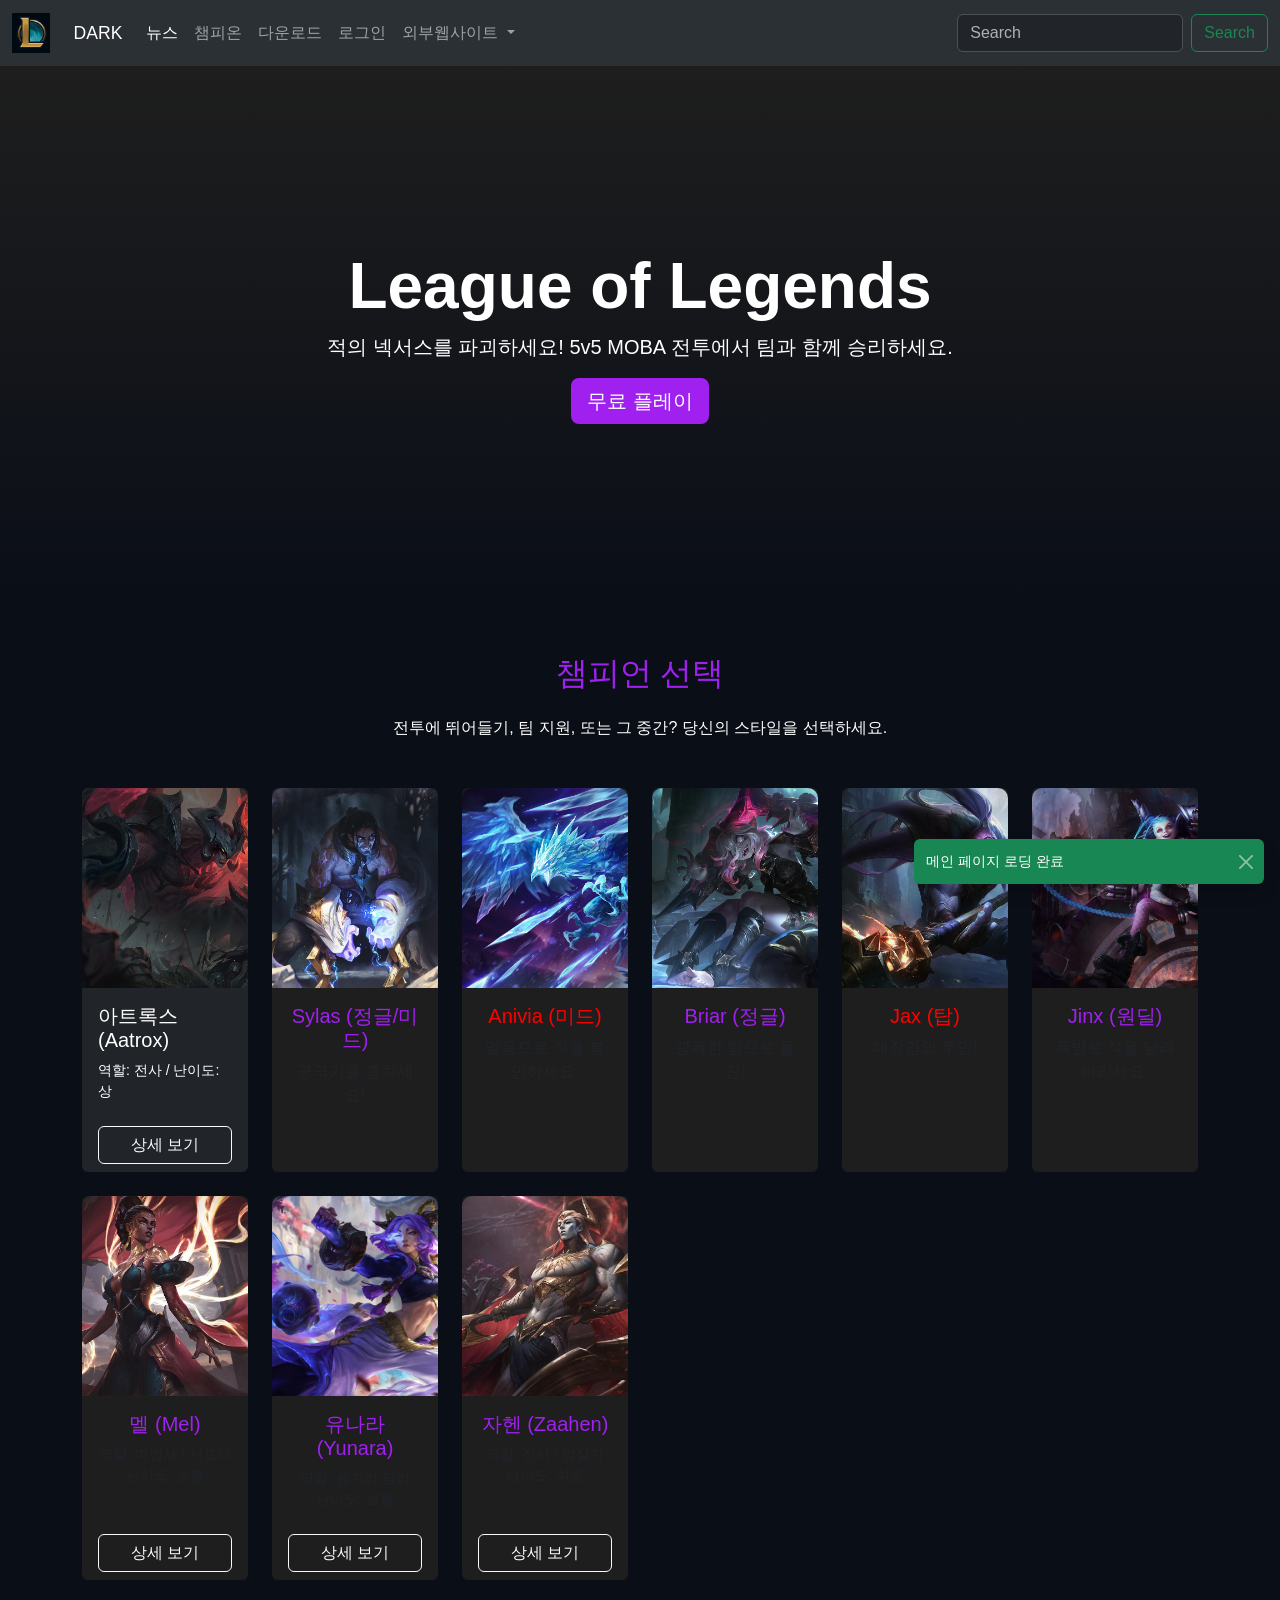
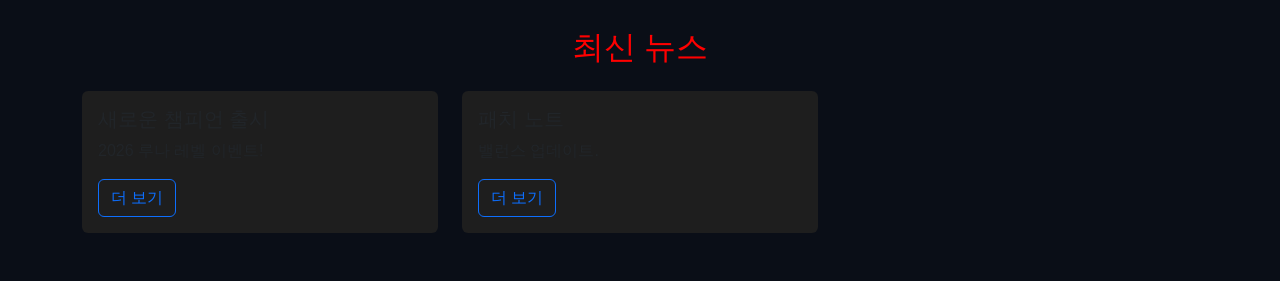
<file: src/main/resources/META-INF/resources/index.html>
<!DOCTYPE html>
<html lang="ko">
<head>
    <meta charset="UTF-8">
    <meta name="viewport" content="width=device-width, initial-scale=1.0">
    <title>League of Legends - 메인 페이지</title>
    <!-- Bootstrap 5 CDN -->
    <link href="https://cdn.jsdelivr.net/npm/bootstrap@5.3.0/dist/css/bootstrap.min.css" rel="stylesheet">
    <script src="js/bootstrap.bundle.min.js"></script>
    <script src="js/test.js"></script>
    <script src="js/test2.js"></script>
     <script src="js/toggle.js"></script>


     <link rel="stylesheet" href="css/main.css">

    <script>
        window.onload = function() {
        showToast('메인 페이지 로딩 완료');
        }
    </script>


    <!-- 커스텀 스타일 (LOL 테마 + 챔피언 호버 효과) -->
     <link rel="stylesheet" href="css/main.css">
    
</head>
<body>
    <!-- 헤더 (Navbar)
    <nav class="navbar navbar-expand-lg navbar-dark">
        <div class="container-fluid">
            <a class="navbar-brand" href="index.html">League of Legends</a>
            <button class="navbar-toggler" type="button" data-bs-toggle="collapse" data-bs-target="#navbarNav" aria-controls="navbarNav" aria-expanded="false" aria-label="Toggle navigation">
                <span class="navbar-toggler-icon"></span>
            </button>
            <div class="collapse navbar-collapse" id="navbarNav">
                <ul class="navbar-nav ms-auto">
                    <li class="nav-item"><a class="nav-link" href="#">뉴스</a></li>
                    <li class="nav-item"><a class="nav-link" href="#">챔피언</a></li>
                    <li class="nav-item"><a class="nav-link" href="#">다운로드</a></li>
                    <li class="nav-item"><a class="nav-link" href="#">로그인</a></li>
                    <li class="nav-item"><a class="nav-link" href="https://lol.ps/"target="_blank">외부웹사이트</a></li>
                </ul>
            </div>
        </div>
    </nav> -->

    
<nav class="navbar navbar-expand-lg bg-body-tertiary" data-bs-theme="dark">
  <div class="container-fluid">

    <a class="navbar-brand d-flex align-items-center" href="index.html">
      <img src="images/lol_logo.jpg" alt="League of Legends 로고" class="lol-logo">
    </a>

    <button type="button" class="btn border-0 theme-toggle-btn" id="themeToggleBtn">
      DARK
    </button>


</button>
  <button class="navbar-toggler" type="button" data-bs-toggle="collapse" data-bs-target="#navbarSupportedContent" aria-controls="navbarSupportedContent" aria-expanded="false" aria-label="Toggle navigation">
    <span class="navbar-toggler-icon"></span>
  </button>
  <div class="collapse navbar-collapse" id="navbarSupportedContent">
    <ul class="navbar-nav me-auto mb-2 mb-lg-0">
      <li class="nav-item">
        <a class="nav-link active" aria-current="page" href="#">뉴스</a>
      </li>
      <li class="nav-item">
        <a class="nav-link" href="#">챔피온</a>
      </li>
       <li class="nav-item">
        <a class="nav-link" href="main_page_sub/download.html">다운로드</a>
      </li>
       <li class="nav-item">
        <a class="nav-link" href="/login">로그인</a>
      </li>
      <li class="nav-item dropdown">
        <a class="nav-link dropdown-toggle" href="#" role="button" data-bs-toggle="dropdown" aria-expanded="false">
          외부웹사이트
        </a>
        <ul class="dropdown-menu">
          <li><a class="dropdown-item" href="https://lol.ps/"target="_blank">롤전적</a></li>
          <li><a class="dropdown-item" href="#">불법사이트</a></li>
          <li><hr class="dropdown-divider"></li>
          <li><a class="dropdown-item" href="#">외부웹</a></li>
        </ul>
      </li>
    </ul>
    <!-- <form class="d-flex" id="searchForm">
      <input class="form-control me-2" type="search" placeholder="Search" aria-label="Search" id="searchInput" />
      <button class="btn btn-outline-success" type="submit">Search</button>
    </form> -->


        <form class="d-flex" id="searchForm">
          <input class="form-control me-2" type="search" placeholder="Search" aria-label="Search" id="searchInput" />
          <button class="btn btn-outline-success" type="submit">Search</button>
        </form>
  </div>
</div>
</nav>

    <!-- 히어로 배너 (Hero Banner) -->
    <section class="hero d-flex align-items-center justify-content-center text-center py-5">
        <div class="container">
            <h1 class="display-3 fw-bold">League of Legends</h1>
            <p class="lead">적의 넥서스를 파괴하세요! 5v5 MOBA 전투에서 팀과 함께 승리하세요.</p>
            <a href="#" class="btn btn-primary btn-lg" onclick="showToast('즐거운 플레이 되세요')">무료 플레이</a>
        </div>
    </section>

<!-- 챔피언 선택 섹션 (작은 썸네일 PNG로 업데이트!) -->
    <section class="container my-5">
        <h2 class="text-center mb-4 accent-purple">챔피언 선택</h2>
        <p class="text-center mb-5">전투에 뛰어들기, 팀 지원, 또는 그 중간? 당신의 스타일을 선택하세요.</p>
            <div class="row g-4">
            <!-- <div class="row row-cols-auto g-4"></div> -->
            <!-- Aatrox -->
            <!-- <div class="col-md-6 col-lg-4 col-xl-2">
                <div class="card text-center h-100">
                    <img src= "images/Aa1.jpg" class="card-img-top" alt="Aatrox" loading="lazy">
                    <div class="card-body">
                        <h5 class="card-title accent-red">Aatrox (탑)</h5>
                        <p class="card-text">어둠의 검으로 적을 베세요.</p>
                    </div>
                </div>
            </div> -->
            <div class="col">
                <div class="card bg-dark text-white border-secondary h-100">
                <img src="images/Aa1.jpg" class="card-img-top" alt="아트록스">
                <div class="card-body">
                <h5 class="card-title">아트록스 (Aatrox)</h5>
                <p class="card-text small">역할: 전사 / 난이도: 상</p>
                </div>
                <div class="card-footer bg-transparent border-0">
                <button class="btn btn-outline-light w-100"
                data-bs-toggle="modal"
                data-bs-target="#modalAatrox"
                data-champ="Aatrox">
                상세 보기
                </button>
                </div>
                </div>
            </div>
            <!-- Sylas -->
            <div class="col-md-6 col-lg-4 col-xl-2">
                <div class="card text-center h-100">
                    <img src="images/s1.jpg" class="card-img-top" alt="Sylas" loading="lazy">
                    <div class="card-body">
                        <h5 class="card-title accent-purple">Sylas (정글/미드)</h5>
                        <p class="card-text">궁극기를 훔치세요!</p>
                    </div>
                </div>
            </div>
            <!-- Anivia -->
            <div class="col-md-6 col-lg-4 col-xl-2">
                <div class="card text-center h-100">
                    <img src="images/An1.jpg" class="card-img-top" alt="Anivia" loading="lazy">
                    <div class="card-body">
                        <h5 class="card-title accent-red">Anivia (미드)</h5>
                        <p class="card-text">얼음으로 적을 봉인하세요.</p>
                    </div>
                </div>
            </div>
            <!-- Briar -->
            <div class="col-md-6 col-lg-4 col-xl-2">
                <div class="card text-center h-100">
                    <img src="images/b1.jpg" class="card-img-top" alt="Briar" loading="lazy">
                    <div class="card-body">
                        <h5 class="card-title accent-purple">Briar (정글)</h5>
                        <p class="card-text">광폭한 힘으로 돌진!</p>
                    </div>
                </div>
            </div>
            <!-- Jax -->
            <div class="col-md-6 col-lg-4 col-xl-2">
                <div class="card text-center h-100">
                    <img src="images/Jax1.jpg" class="card-img-top" alt="Jax" loading="lazy">
                    <div class="card-body">
                        <h5 class="card-title accent-red">Jax (탑)</h5>
                        <p class="card-text">대장간의 주인!</p>
                    </div>
                </div>
            </div>
            <!-- Jinx -->
            <div class="col-md-6 col-lg-4 col-xl-2">
                <div class="card text-center h-100">
                    <img src="images/Jinx1.jpg" class="card-img-top" alt="Jinx" loading="lazy">
                    <div class="card-body">
                        <h5 class="card-title accent-purple">Jinx (원딜)</h5>
                        <p class="card-text">폭발로 적을 날려버리세요.</p>
                    </div>
                </div>
            </div>
                    <!-- Mel -->
                    <div class="col-md-6 col-lg-4 col-xl-2">
                    <div class="card text-center h-100">
                        <img src="images/mel.jpg" class="card-img-top" alt="Mel" loading="lazy">
                        <div class="card-body">
                        <h5 class="card-title accent-purple">멜 (Mel)</h5>
                        <p class="card-text small">역할: 마법사 / 서포터<br>난이도: 보통</p>
                        </div>
                        <div class="card-footer bg-transparent border-0">
                        <button class="btn btn-outline-light w-100"
                            data-bs-toggle="modal"
                            data-bs-target="#modalMel">
                            상세 보기
                        </button>
                        </div>
                    </div>
                    </div>

                    <!-- Yunara -->
                    <div class="col-md-6 col-lg-4 col-xl-2">
                    <div class="card text-center h-100">
                        <img src="images/yunara.jpg" class="card-img-top" alt="Yunara" loading="lazy">
                        <div class="card-body">
                        <h5 class="card-title accent-purple">유나라 (Yunara)</h5>
                        <p class="card-text small">역할: 원거리 딜러<br>난이도: 보통</p>
                        </div>
                        <div class="card-footer bg-transparent border-0">
                        <button class="btn btn-outline-light w-100"
                            data-bs-toggle="modal"
                            data-bs-target="#modalYunara">
                            상세 보기
                        </button>
                        </div>
                    </div>
                    </div>

                    <!-- Zaahen -->
                    <div class="col-md-6 col-lg-4 col-xl-2">
                    <div class="card text-center h-100">
                        <img src="images/zaahen.jpg" class="card-img-top" alt="Zaahen" loading="lazy">
                        <div class="card-body">
                        <h5 class="card-title accent-purple">자헨 (Zaahen)</h5>
                        <p class="card-text small">역할: 전사 / 암살자<br>난이도: 쉬움</p>
                        </div>
                        <div class="card-footer bg-transparent border-0">
                        <button class="btn btn-outline-light w-100"
                            data-bs-toggle="modal"
                            data-bs-target="#modalZaahen">
                            상세 보기
                        </button>
                        </div>
                    </div>
                    </div>
        </div>
    </section>


    <!-- 뉴스 섹션 (기존 유지) -->
    <section class="container my-5">
        <h2 class="text-center mb-4 accent-red">최신 뉴스</h2>
        <div class="row g-4">
            <div class="col-md-6 col-lg-4">
                <div class="card">
                    <div class="card-body">
                        <h5 class="card-title">새로운 챔피언 출시</h5>
                        <p class="card-text">2026 루나 레벨 이벤트!</p>
                        <a href="#" class="btn btn-outline-primary">더 보기</a>
                    </div>
                </div>
            </div>
            <div class="col-md-6 col-lg-4">
                <div class="card">
                    <div class="card-body">
                        <h5 class="card-title">패치 노트</h5>
                        <p class="card-text">밸런스 업데이트.</p>
                        <a href="#" class="btn btn-outline-primary">더 보기</a>
                    </div>
                </div>
            </div>
        </div>
    </section>

    <!--===== 검색결과섹션(기본숨김) ===== -->
    <section id="searchResults">
        <!--키워드헤더-->
        <div class="search-keyword-header">
        <h1 id="searchKeywordDisplay"></h1>
        </div>
        <!--본문: 사이드바+ 콘텐츠-->
        <div class="search-body">
        <div class="container-fluid px-0">
        <div class="row g-0">
        <!--왼쪽카테고리사이드바-->
        <div class="col-md-3 col-lg-2 search-sidebar bg-white py-4">
        <div class="px-3 mb-3" style="font-size:0.8rem; color:#999; text-transform:uppercase; letter-spacing:0.1em;">카테고리</div>
        <div class="search-category-item active" onclick="switchCategory('champion', this)">
        챔피언<span class="count" id="champCount">(0)</span>
        </div>
        <div class="search-category-item" onclick="switchCategory('news', this)">
        뉴스<span class="count" id="newsCount">(0)</span>
        </div>
        </div>
        <!--오른쪽콘텐츠-->
        <div class="col-md-9 col-lg-10 search-content-area">
        <!--챔피언결과-->
        <div id="resultChampion">
        <h5 class="mb-4" style="color:#333;">챔피언</h5>
        <div id="championResultList"></div>
        </div>
        <!--뉴스결과-->
        <div id="resultNews" style="display:none;">
        <h5 class="mb-4" style="color:#333;">뉴스</h5>
        <div id="newsResultList"></div>
        </div>
        </div>
        </div>
        </div>
    </div>
</section>

<!--모달(iframe으로Aatrox.html 불러오기) -->
<div class="modal fade" id="modalAatrox" tabindex="-1" aria-labelledby="modalAatroxLabel" aria-hidden="true">
<div class="modal-dialog modal-xl modal-dialog-centered modal-dialog-scrollable">
<div class="modal-content bg-dark text-white border-secondary">
<!--헤더-->
<div class="modal-header border-secondary">
<h5 class="modal-title" id="modalAatroxLabel">아트록스(Aatrox) 상세정보</h5>
<button type="button" class="btn-close btn-close-white" data-bs-dismiss="modal" aria-label="Close"></button>
</div>
<!--바디: iframe으로내용채움-->
<div class="modal-body p-0" style="height: 65vh; background: #0a0e17;">
<iframe
src="modals/Aatrox.html"
frameborder="0"
style="width: 100%; height: 100%; border: none;"
allowfullscreen>
</iframe>
</div>
<!--푸터-->
<div class="modal-footer border-secondary">
<button type="button" class="btn btn-outline-light" data-bs-dismiss="modal">닫기</button>
</div>
</div>
</div>
</div>
<!-- Mel 모달 -->
<div class="modal fade" id="modalMel" tabindex="-1" aria-labelledby="modalMelLabel" aria-hidden="true">
  <div class="modal-dialog modal-xl modal-dialog-centered modal-dialog-scrollable">
    <div class="modal-content bg-dark text-white border-secondary">

      <div class="modal-header border-secondary">
        <h5 class="modal-title" id="modalMelLabel">멜(Mel) 상세정보</h5>
        <button type="button" class="btn-close btn-close-white" data-bs-dismiss="modal" aria-label="Close"></button>
      </div>

      <div class="modal-body p-0" style="height: 65vh; background: #0a0e17;">
        <iframe
          src="modals/Mel.html"
          frameborder="0"
          style="width: 100%; height: 100%; border: none;"
          allowfullscreen>
        </iframe>
      </div>

      <div class="modal-footer border-secondary">
        <button type="button" class="btn btn-outline-light" data-bs-dismiss="modal">닫기</button>
      </div>

    </div>
  </div>
</div>

<!-- Yunara 모달 -->
<div class="modal fade" id="modalYunara" tabindex="-1" aria-labelledby="modalYunaraLabel" aria-hidden="true">
  <div class="modal-dialog modal-xl modal-dialog-centered modal-dialog-scrollable">
    <div class="modal-content bg-dark text-white border-secondary">

      <div class="modal-header border-secondary">
        <h5 class="modal-title" id="modalYunaraLabel">유나라(Yunara) 상세정보</h5>
        <button type="button" class="btn-close btn-close-white" data-bs-dismiss="modal" aria-label="Close"></button>
      </div>

      <div class="modal-body p-0" style="height: 65vh; background: #0a0e17;">
        <iframe
          src="modals/Yunara.html"
          frameborder="0"
          style="width: 100%; height: 100%; border: none;"
          allowfullscreen>
        </iframe>
      </div>

      <div class="modal-footer border-secondary">
        <button type="button" class="btn btn-outline-light" data-bs-dismiss="modal">닫기</button>
      </div>

    </div>
  </div>
</div>

<!-- Zaahen 모달 -->
<div class="modal fade" id="modalZaahen" tabindex="-1" aria-labelledby="modalZaahenLabel" aria-hidden="true">
  <div class="modal-dialog modal-xl modal-dialog-centered modal-dialog-scrollable">
    <div class="modal-content bg-dark text-white border-secondary">

      <div class="modal-header border-secondary">
        <h5 class="modal-title" id="modalZaahenLabel">자헨(Zaahen) 상세정보</h5>
        <button type="button" class="btn-close btn-close-white" data-bs-dismiss="modal" aria-label="Close"></button>
      </div>

      <div class="modal-body p-0" style="height: 65vh; background: #0a0e17;">
        <iframe
          src="modals/Zaahen.html"
          frameborder="0"
          style="width: 100%; height: 100%; border: none;"
          allowfullscreen>
        </iframe>
      </div>

      <div class="modal-footer border-secondary">
        <button type="button" class="btn btn-outline-light" data-bs-dismiss="modal">닫기</button>
      </div>

    </div>
  </div>
</div>


<!-- 토스트 컨테이너 -->
<div class="toast-container position-fixed bottom-0 end-0 p-3" style="z-index:9999">
  <div id="liveToast"
       class="toast align-items-center text-white bg-success border-0"
       role="alert">

    <div class="d-flex">
      <div class="toast-body" id="toastBody">
        메시지
      </div>

      <button type="button"
              class="btn-close btn-close-white me-2 m-auto"
              data-bs-dismiss="toast">
      </button>
    </div>

  </div>
</div>

  <script src="js/search.js"></script>

</body>
</html>
</file>
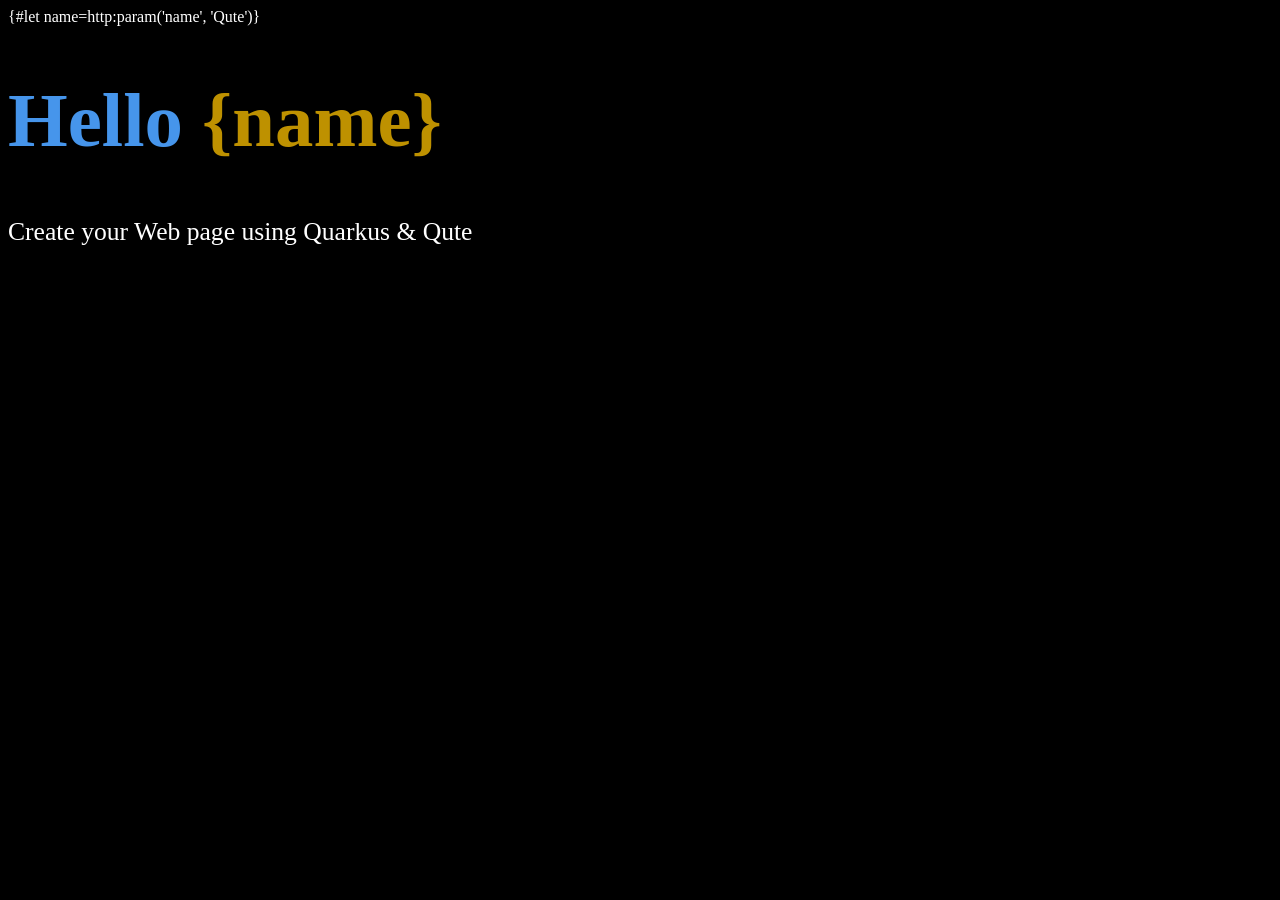
<file: src/main/resources/templates/pub/some-page.html>
{#let name=http:param('name', 'Qute')}
<!DOCTYPE html>
<html>
<head>
    <meta charset="UTF-8">
    <title>Hello {name}</title>
    <style>
        body {
            background-color: #000;
            color: #fff;
        }
        h1 {
            color: #4695EB;
            font-size: 6vw;
        }

        h1 b {
            color: #be9100;
        }

        p {
            font-size: 2vw;
        }
    </style>
</head>
<body>
<h1>Hello <b>{name}</b></h1>

<p>Create your Web page using Quarkus & Qute</p>
</body>
</html>
</file>
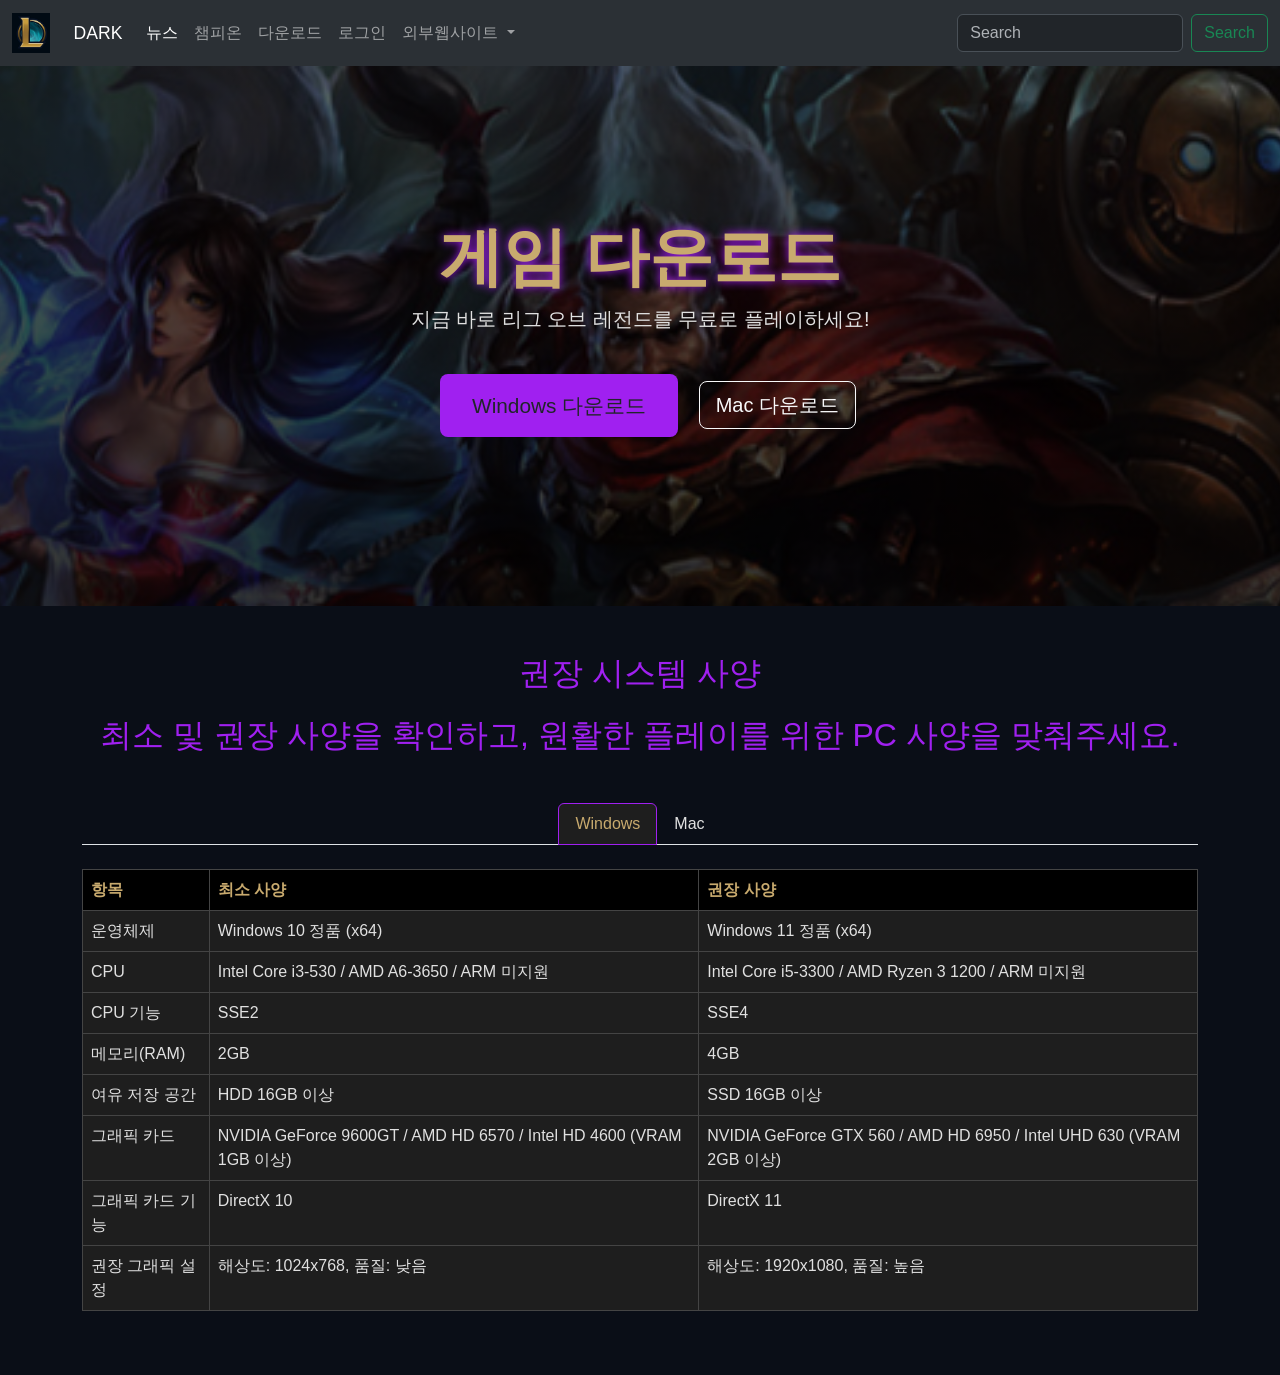
<file: src/main/resources/META-INF/resources/main_page_sub/download.html>
<!DOCTYPE html>
<html lang="ko">
<head>
    <meta charset="UTF-8">
    <meta name="viewport" content="width=device-width, initial-scale=1.0">
    <title>League of Legends - 메인 페이지</title>
    <!-- Bootstrap 5 CDN -->
    <link href="https://cdn.jsdelivr.net/npm/bootstrap@5.3.0/dist/css/bootstrap.min.css" rel="stylesheet">
    <script src="https://cdn.jsdelivr.net/npm/bootstrap@5.3.0/dist/js/bootstrap.bundle.min.js"></script>
    <!-- 커스텀 스타일 (LOL 테마 + 챔피언 호버 효과) -->
    <style>
        body { background-color: #0a0e17; color: #fff; font-family: 'Arial', sans-serif; }
        .navbar { background-color: #000; }
        .hero { background: linear-gradient(to bottom, #1e1e1e, #0a0e17); min-height: 60vh; }
        .accent-purple { color: #a020f0; }
        .accent-red { color: #ff0000; }
        .card { background-color: #1e1e1e; border: none; transition: transform 0.3s, box-shadow 0.3s; }
        .card:hover { transform: scale(1.05); box-shadow: 0 10px 20px rgba(160, 32, 240, 0.5); }
        .card-img-top { height: 200px; object-fit: cover; border-radius: 10px 10px 0 0; }
        .btn-primary { background-color: #a020f0; border: none; }
        .btn-primary:hover { background-color: #800080; }
    </style>
    <link rel="stylesheet" href="../css/download.css">

</head>
<body>
    <!-- 헤더 (Navbar)
    <nav class="navbar navbar-expand-lg navbar-dark">
        <div class="container-fluid">
            <a class="navbar-brand" href="index.html">League of Legends</a>
            <button class="navbar-toggler" type="button" data-bs-toggle="collapse" data-bs-target="#navbarNav" aria-controls="navbarNav" aria-expanded="false" aria-label="Toggle navigation">
                <span class="navbar-toggler-icon"></span>
            </button>
            <div class="collapse navbar-collapse" id="navbarNav">
                <ul class="navbar-nav ms-auto">
                    <li class="nav-item"><a class="nav-link" href="#">뉴스</a></li>
                    <li class="nav-item"><a class="nav-link" href="#">챔피언</a></li>
                    <li class="nav-item"><a class="nav-link" href="#">다운로드</a></li>
                    <li class="nav-item"><a class="nav-link" href="#">로그인</a></li>
                    <li class="nav-item"><a class="nav-link" href="https://lol.ps/"target="_blank">외부웹사이트</a></li>
                </ul>
            </div>
        </div>
    </nav> -->

    <nav class="navbar navbar-expand-lg bg-body-tertiary" data-bs-theme="dark">
<div class="container-fluid">
            <!-- <a class="navbar-brand d-flex align-items-center" href="../index.html">
            <img src="../images/lol_logo.jpg" alt="League of Legends 로고" class="lol-logo">
             <span class="ms-2">Navbar</span>
            </a>

                <button type="button" class="btn border-0 theme-toggle-btn" id="themeToggleBtn">
                DARK
                </button> -->
                        <a class="navbar-brand d-flex align-items-center" href="../index.html">
                        <img src="../images/lol_logo.jpg" alt="League of Legends 로고" class="lol-logo">
                        </a>

                        <button type="button" class="btn border-0 theme-toggle-btn" id="themeToggleBtn">
                        DARK
                        </button>
                        

  <button class="navbar-toggler" type="button" data-bs-toggle="collapse" data-bs-target="#navbarSupportedContent" aria-controls="navbarSupportedContent" aria-expanded="false" aria-label="Toggle navigation">
    <span class="navbar-toggler-icon"></span>
  </button>
  <div class="collapse navbar-collapse" id="navbarSupportedContent">
    <ul class="navbar-nav me-auto mb-2 mb-lg-0">
      <li class="nav-item">
        <a class="nav-link active" aria-current="page" href="#">뉴스</a>
      </li>
      <li class="nav-item">
        <a class="nav-link" href="#">챔피온</a>
      </li>
       <li class="nav-item">
        <a class="nav-link" href="main_page_sub/download.html">다운로드</a>
      </li>
       <li class="nav-item">
        <a class="nav-link" href="#">로그인</a>
      </li>
      <li class="nav-item dropdown">
        <a class="nav-link dropdown-toggle" href="#" role="button" data-bs-toggle="dropdown" aria-expanded="false">
          외부웹사이트
        </a>
        <ul class="dropdown-menu">
          <li><a class="dropdown-item" href="https://lol.ps/"target="_blank">롤전적</a></li>
          <li><a class="dropdown-item" href="#">불법사이트</a></li>
          <li><hr class="dropdown-divider"></li>
          <li><a class="dropdown-item" href="#">외부웹</a></li>
        </ul>
      </li>
    </ul>
    <form class="d-flex" role="search">
      <input class="form-control me-2" type="search" placeholder="Search" aria-label="Search" />
      <button class="btn btn-outline-success" type="submit">Search</button>
    </form>
  </div>
</div>
</nav>
    <!-- 히어로 배너 (공식 페이지스타일) -->
    <section class="hero">
        <div class="container">
            <h1>게임 다운로드</h1>
            <p class="lead mb-4">지금 바로 리그 오브 레전드를 무료로 플레이하세요!</p>
            <a href="../pds/Install League of Legends kr.exe" class="btn btn-download btn-lg" target="_blank">Windows 다운로드</a>
            <a href="#" class="btn btn-outline-light btn-lg" target="_blank">Mac 다운로드</a>
        </div>
    </section>
<!-- 시스템 사양 섹션 -->
    <section class="container my-5">
        <h2 class="text-center mb-4 accent-purple">권장 시스템 사양</h2>
        <h2 class="text-center mb-5 accent-purple">최소 및 권장 사양을 확인하고, 원활한 플레이를 위한 PC 사양을 맞춰주세요.</h2>

        <!-- 탭: Windows / Mac (첨부 이미지처럼) -->
        <ul class="nav nav-tabs justify-content-center mb-4" id="osTabs" role="tablist">
            <li class="nav-item" role="presentation">
                <button class="nav-link active" id="windows-tab" data-bs-toggle="tab" data-bs-target="#windows" type="button" role="tab">Windows</button>
            </li>
            <li class="nav-item" role="presentation">
                <button class="nav-link" id="mac-tab" data-bs-toggle="tab" data-bs-target="#mac" type="button" role="tab">Mac</button>
            </li>
        </ul>

        <div class="tab-content">
            <!-- Windows 탭 -->
            <div class="tab-pane fade show active" id="windows" role="tabpanel">
                <div class="table-responsive">
                    <table class="table table-bordered table-hover">
                        <thead>
                            <tr>
                                <th>항목</th>
                                <th>최소 사양</th>
                                <th>권장 사양</th>
                            </tr>
                        </thead>
                        <tbody>
                            <tr><td>운영체제</td><td>Windows 10 정품 (x64)</td><td>Windows 11 정품 (x64)</td></tr>
                            <tr><td>CPU</td><td>Intel Core i3-530 / AMD A6-3650 / ARM 미지원</td><td>Intel Core i5-3300 / AMD Ryzen 3 1200 / ARM 미지원</td></tr>
                            <tr><td>CPU 기능</td><td>SSE2</td><td>SSE4</td></tr>
                            <tr><td>메모리(RAM)</td><td>2GB</td><td>4GB</td></tr>
                            <tr><td>여유 저장 공간</td><td>HDD 16GB 이상</td><td>SSD 16GB 이상</td></tr>
                            <tr><td>그래픽 카드</td><td>NVIDIA GeForce 9600GT / AMD HD 6570 / Intel HD 4600 (VRAM 1GB 이상)</td><td>NVIDIA GeForce GTX 560 / AMD HD 6950 / Intel UHD 630 (VRAM 2GB 이상)</td></tr>
                            <tr><td>그래픽 카드 기능</td><td>DirectX 10</td><td>DirectX 11</td></tr>
                            <tr><td>권장 그래픽 설정</td><td>해상도: 1024x768, 품질: 낮음</td><td>해상도: 1920x1080, 품질: 높음</td></tr>
                        </tbody>
                    </table>
                </div>
            </div>

            <!-- Mac 탭 (실제 사양 기반, 간단히 예시) -->
            <div class="tab-pane fade" id="mac" role="tabpanel">
                <div class="table-responsive">
                    <table class="table table-bordered table-hover">
                        <thead>
                            <tr>
                                <th>항목</th>
                                <th>최소 사양</th>
                                <th>권장 사양</th>
                            </tr>
                        </thead>
                        <tbody>
                            <tr><td>운영체제</td><td>macOS 10.15 이상</td><td>macOS 13 Ventura 이상</td></tr>
                            <tr><td>CPU</td><td>Intel Core i5 또는 Apple M1</td><td>Apple M2 이상</td></tr>
                            <tr><td>메모리(RAM)</td><td>4GB</td><td>8GB 이상</td></tr>
                            <tr><td>여유 저장 공간</td><td>SSD 16GB 이상</td><td>SSD 30GB 이상</td></tr>
                            <tr><td>그래픽</td><td>Metal 지원 GPU</td><td>Metal 2 지원 GPU</td></tr>
                        </tbody>
                    </table>
                </div>
            </div>
        </div>
    </section>

    <script src="../js/toggle.js"></script>
</body>
</html>
</file>
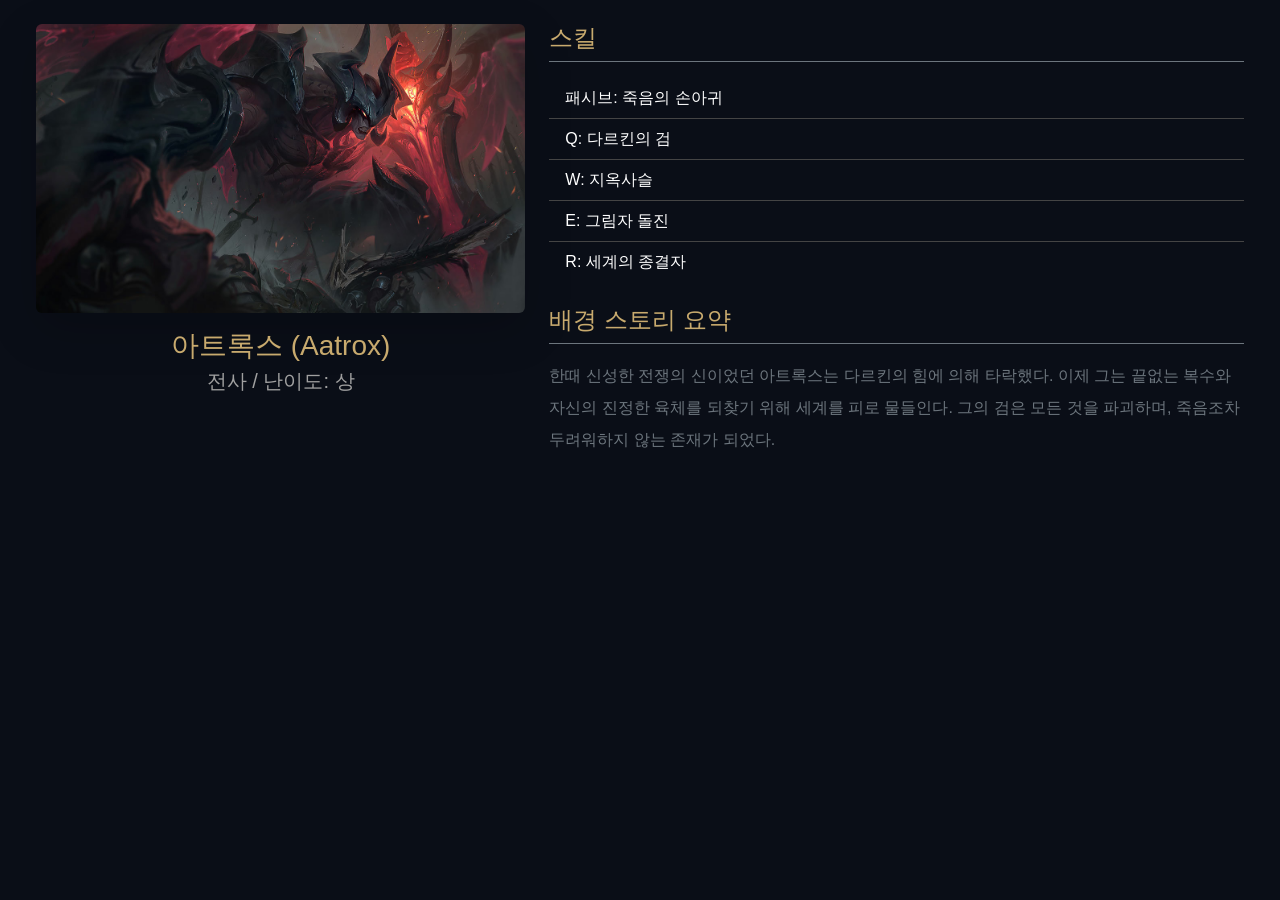
<file: src/main/resources/META-INF/resources/modals/Aatrox.html>
<!DOCTYPE html>
<html lang="ko">
<head>
  <meta charset="UTF-8">
  <meta name="viewport" content="width=device-width, initial-scale=1.0">
  <title>아트록스 상세</title>
  
  <!-- Bootstrap 5 CSS (index.html과 동일하게 연동) -->
  <link href="https://cdn.jsdelivr.net/npm/bootstrap@5.3.3/dist/css/bootstrap.min.css" rel="stylesheet" integrity="sha384-QWTKZyjpPEjISv5WaRU9OFeRpok6YctnYmDr5pNlyT2bRjXh0JMhjY6hW+ALEwIH" crossorigin="anonymous">
  
  <!-- LOL 스타일 맞추기 위한 간단 커스텀 (필요 시 resources/css/custom.css로 이동) -->
  <style>
    body {
      background-color: #0a0e17;
      color: white;
      padding: 1.5rem;
      font-family: 'Segoe UI', sans-serif;
    }
    h3, h4 {
      color: #c8aa6e; /* LOL 골드 톤 */
    }
    .text-muted {
      color: #a0a0a0 !important;
    }
    .list-group-item {
      background: transparent;
      border-color: #444;
      color: white;
    }
  </style>
</head>
<body>

  <div class="container-fluid">
    <div class="row g-4">
      
      <!-- 왼쪽: 이미지 + 기본 정보 -->
      <div class="col-lg-5 text-center">
        <img src="../images/Aa1.jpg" class="img-fluid rounded shadow-lg" alt="아트록스" style="max-height: 480px; object-fit: contain;">
        <div class="mt-3">
          <h3 class="mb-1">아트록스 (Aatrox)</h3>
          <p class="text-muted fs-5">전사 / 난이도: 상</p>
        </div>
      </div>
      
      <!-- 오른쪽: 스킬 + 스토리 -->
      <div class="col-lg-7">
        <h4 class="border-bottom border-secondary pb-2 mb-3">스킬</h4>
        <ul class="list-group list-group-flush mb-4">
          <li class="list-group-item">패시브: 죽음의 손아귀</li>
          <li class="list-group-item">Q: 다르킨의 검</li>
          <li class="list-group-item">W: 지옥사슬</li>
          <li class="list-group-item">E: 그림자 돌진</li>
          <li class="list-group-item">R: 세계의 종결자</li>
        </ul>

        <h4 class="border-bottom border-secondary pb-2 mb-3">배경 스토리 요약</h4>
        <p class="text-secondary lh-lg">
          한때 신성한 전쟁의 신이었던 아트록스는 다르킨의 힘에 의해 타락했다. 
          이제 그는 끝없는 복수와 자신의 진정한 육체를 되찾기 위해 세계를 피로 물들인다. 
          그의 검은 모든 것을 파괴하며, 죽음조차 두려워하지 않는 존재가 되었다.
        </p>
      </div>
      
    </div>
  </div>

</body>
</html>
</file>
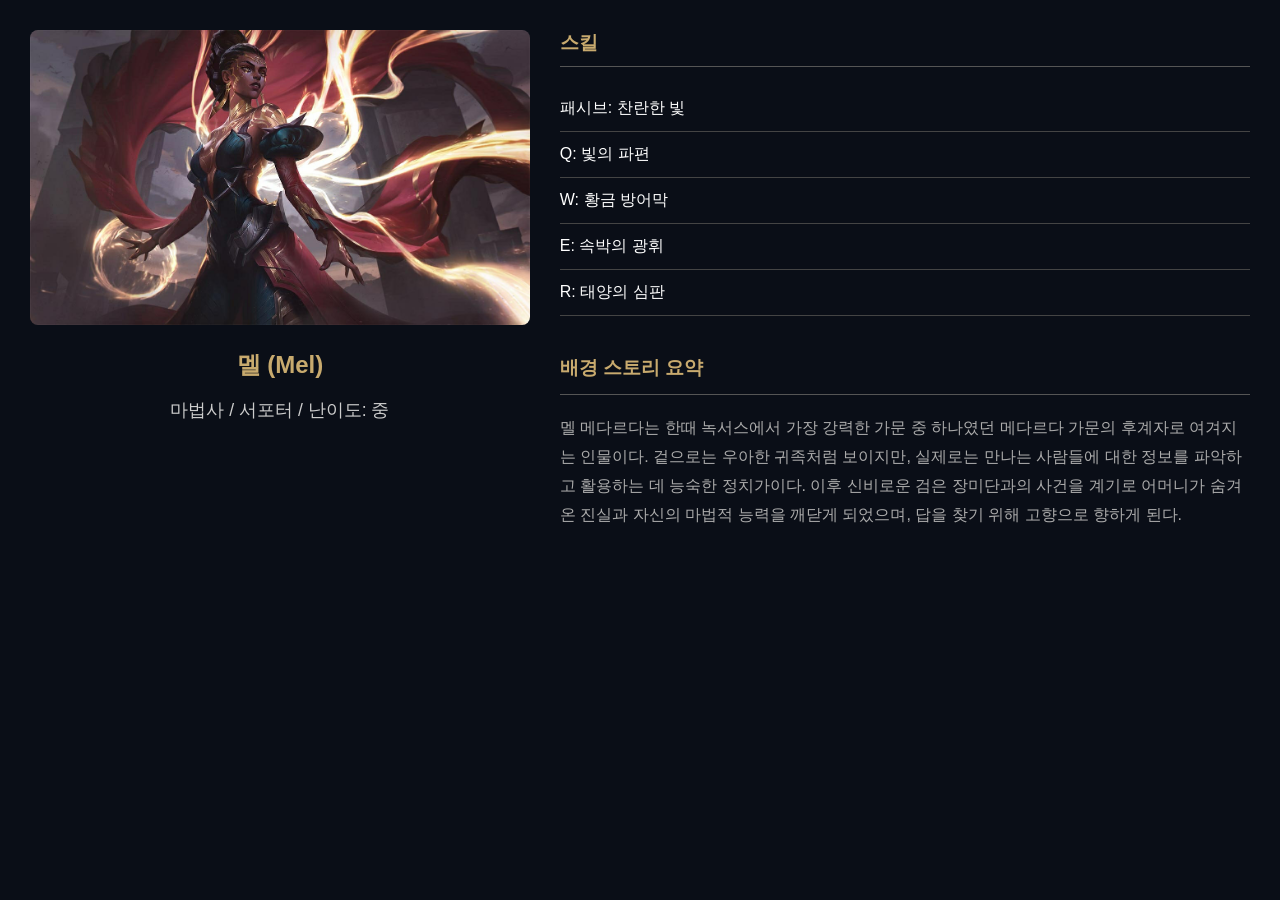
<file: src/main/resources/META-INF/resources/modals/Mel.html>
<!DOCTYPE html>
<html lang="ko">
<head>
  <meta charset="UTF-8">
  <meta name="viewport" content="width=device-width, initial-scale=1.0">
  <title>Mel 상세정보</title>

  <style>
    body {
      margin: 0;
      background: #0a0e17;
      color: #fff;
      font-family: Arial, sans-serif;
    }

    .detail-wrap {
      display: flex;
      gap: 30px;
      padding: 30px;
    }

    .champ-img {
      width: 42%;
      text-align: center;
    }

    .champ-img img {
      width: 100%;
      border-radius: 8px;
    }

    .champ-img h2 {
      color: #c8aa6e;
      margin-bottom: 5px;
    }

    .champ-img p {
      color: #ccc;
      font-size: 1.1rem;
    }

    .champ-info {
      width: 58%;
    }

    h3 {
      color: #c8aa6e;
      border-bottom: 1px solid #555;
      padding-bottom: 10px;
      margin-top: 0;
    }

    .skill-list div {
      border-bottom: 1px solid #444;
      padding: 12px 0;
      font-size: 1rem;
    }

    .story {
      margin-top: 35px;
      line-height: 1.8;
      color: #aaa;
    }
  </style>
</head>

<body>
  <div class="detail-wrap">

    <div class="champ-img">
      <img src="../images/mel.jpg" alt="Mel">
      <h2>멜 (Mel)</h2>
      <p>마법사 / 서포터 / 난이도: 중</p>
    </div>

    <div class="champ-info">
      <h3>스킬</h3>

      <div class="skill-list">
        <div>패시브: 찬란한 빛</div>
        <div>Q: 빛의 파편</div>
        <div>W: 황금 방어막</div>
        <div>E: 속박의 광휘</div>
        <div>R: 태양의 심판</div>
      </div>

      <div class="story">
        <h3>배경 스토리 요약</h3>
        <p>
           멜 메다르다는 한때 녹서스에서 가장 강력한 가문 중 하나였던 메다르다 가문의 후계자로 여겨지는 인물이다.
           겉으로는 우아한 귀족처럼 보이지만, 실제로는 만나는 사람들에 대한 정보를 파악하고 활용하는 데 능숙한 정치가이다.
           이후 신비로운 검은 장미단과의 사건을 계기로 어머니가 숨겨온 진실과 자신의 마법적 능력을 깨닫게 되었으며,
           답을 찾기 위해 고향으로 향하게 된다.
        </p>
      </div>
    </div>

  </div>
</body>
</html>
</file>
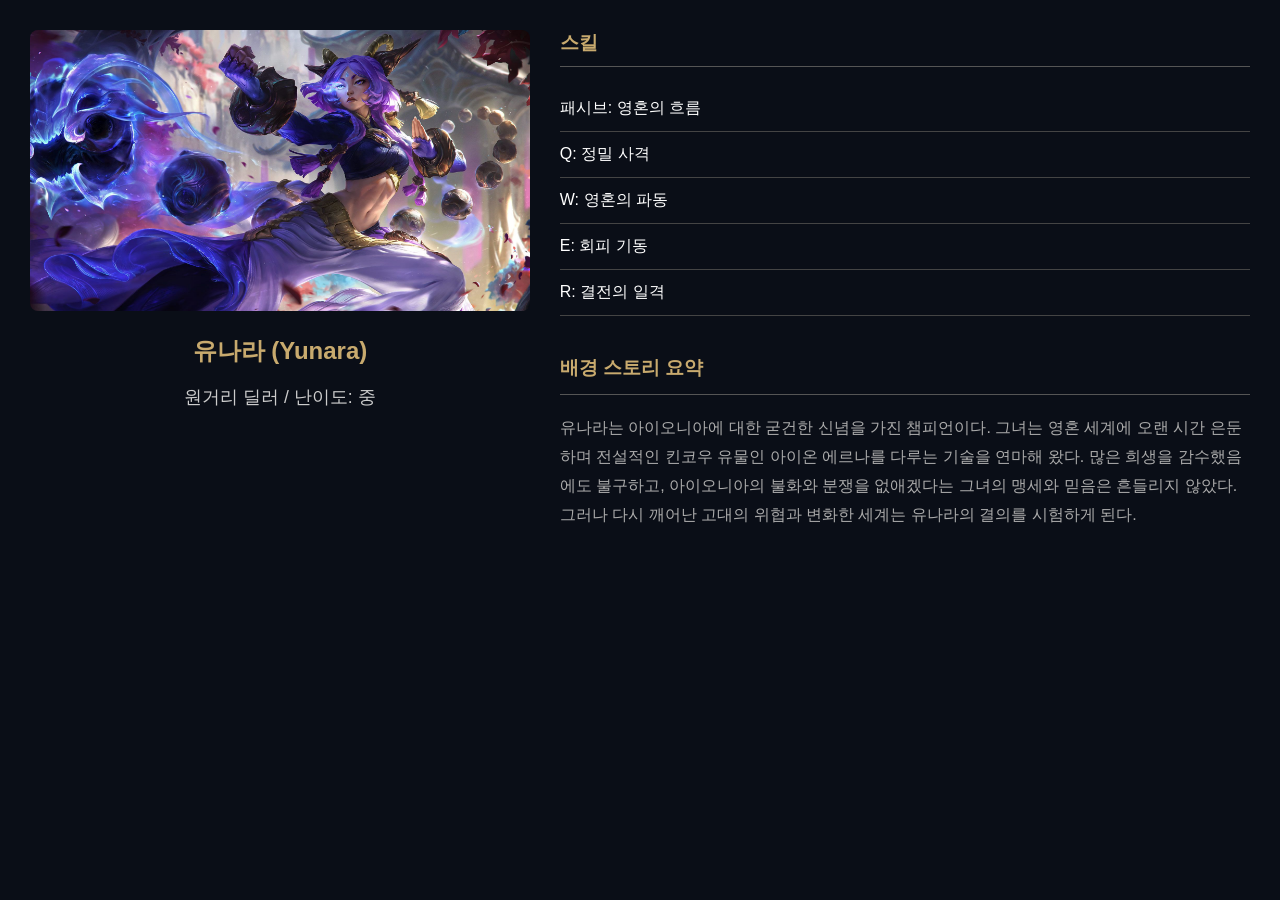
<file: src/main/resources/META-INF/resources/modals/Yunara.html>
<!DOCTYPE html>
<html lang="ko">
<head>
  <meta charset="UTF-8">
  <meta name="viewport" content="width=device-width, initial-scale=1.0">
  <title>Yunara 상세정보</title>

  <style>
    body {
      margin: 0;
      background: #0a0e17;
      color: #fff;
      font-family: Arial, sans-serif;
    }

    .detail-wrap {
      display: flex;
      gap: 30px;
      padding: 30px;
    }

    .champ-img {
      width: 42%;
      text-align: center;
    }

    .champ-img img {
      width: 100%;
      border-radius: 8px;
    }

    .champ-img h2 {
      color: #c8aa6e;
      margin-bottom: 5px;
    }

    .champ-img p {
      color: #ccc;
      font-size: 1.1rem;
    }

    .champ-info {
      width: 58%;
    }

    h3 {
      color: #c8aa6e;
      border-bottom: 1px solid #555;
      padding-bottom: 10px;
      margin-top: 0;
    }

    .skill-list div {
      border-bottom: 1px solid #444;
      padding: 12px 0;
      font-size: 1rem;
    }

    .story {
      margin-top: 35px;
      line-height: 1.8;
      color: #aaa;
    }
  </style>
</head>

<body>
  <div class="detail-wrap">

    <div class="champ-img">
      <img src="../images/yunara.jpg" alt="Yunara">
      <h2>유나라 (Yunara)</h2>
      <p>원거리 딜러 / 난이도: 중</p>
    </div>

    <div class="champ-info">
      <h3>스킬</h3>

      <div class="skill-list">
        <div>패시브: 영혼의 흐름</div>
        <div>Q: 정밀 사격</div>
        <div>W: 영혼의 파동</div>
        <div>E: 회피 기동</div>
        <div>R: 결전의 일격</div>
      </div>

      <div class="story">
        <h3>배경 스토리 요약</h3>
        <p>
          유나라는 아이오니아에 대한 굳건한 신념을 가진 챔피언이다.
          그녀는 영혼 세계에 오랜 시간 은둔하며 전설적인 킨코우 유물인 아이온 에르나를 다루는 기술을 연마해 왔다.
          많은 희생을 감수했음에도 불구하고, 아이오니아의 불화와 분쟁을 없애겠다는 그녀의 맹세와 믿음은 흔들리지 않았다.
          그러나 다시 깨어난 고대의 위협과 변화한 세계는 유나라의 결의를 시험하게 된다.
        </p>
      </div>
    </div>

  </div>
</body>
</html>
</file>
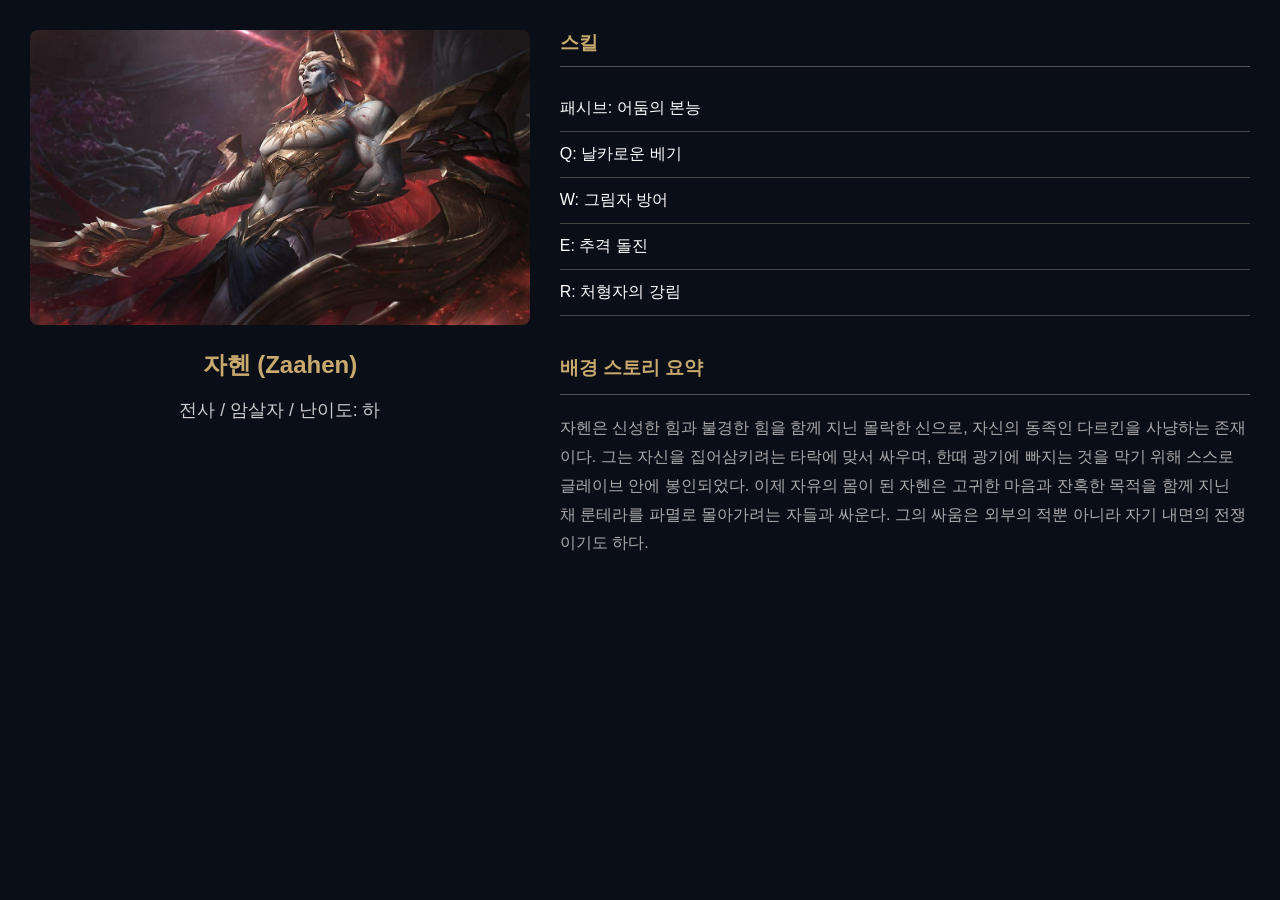
<file: src/main/resources/META-INF/resources/modals/Zaahen.html>
<!DOCTYPE html>
<html lang="ko">
<head>
  <meta charset="UTF-8">
  <meta name="viewport" content="width=device-width, initial-scale=1.0">
  <title>Zaahen 상세정보</title>

  <style>
    body {
      margin: 0;
      background: #0a0e17;
      color: #fff;
      font-family: Arial, sans-serif;
    }

    .detail-wrap {
      display: flex;
      gap: 30px;
      padding: 30px;
    }

    .champ-img {
      width: 42%;
      text-align: center;
    }

    .champ-img img {
      width: 100%;
      border-radius: 8px;
    }

    .champ-img h2 {
      color: #c8aa6e;
      margin-bottom: 5px;
    }

    .champ-img p {
      color: #ccc;
      font-size: 1.1rem;
    }

    .champ-info {
      width: 58%;
    }

    h3 {
      color: #c8aa6e;
      border-bottom: 1px solid #555;
      padding-bottom: 10px;
      margin-top: 0;
    }

    .skill-list div {
      border-bottom: 1px solid #444;
      padding: 12px 0;
      font-size: 1rem;
    }

    .story {
      margin-top: 35px;
      line-height: 1.8;
      color: #aaa;
    }
  </style>
</head>

<body>
  <div class="detail-wrap">

    <div class="champ-img">
      <img src="../images/zaahen.jpg" alt="Zaahen">
      <h2>자헨 (Zaahen)</h2>
      <p>전사 / 암살자 / 난이도: 하</p>
    </div>

    <div class="champ-info">
      <h3>스킬</h3>

      <div class="skill-list">
        <div>패시브: 어둠의 본능</div>
        <div>Q: 날카로운 베기</div>
        <div>W: 그림자 방어</div>
        <div>E: 추격 돌진</div>
        <div>R: 처형자의 강림</div>
      </div>

      <div class="story">
        <h3>배경 스토리 요약</h3>
        <p>
          자헨은 신성한 힘과 불경한 힘을 함께 지닌 몰락한 신으로, 자신의 동족인 다르킨을 사냥하는 존재이다.
          그는 자신을 집어삼키려는 타락에 맞서 싸우며, 한때 광기에 빠지는 것을 막기 위해 스스로 글레이브 안에 봉인되었다.
          이제 자유의 몸이 된 자헨은 고귀한 마음과 잔혹한 목적을 함께 지닌 채 룬테라를 파멸로 몰아가려는 자들과 싸운다.
          그의 싸움은 외부의 적뿐 아니라 자기 내면의 전쟁이기도 하다.
        </p>
      </div>
    </div>

  </div>
</body>
</html>
</file>
<file: src/main/resources/META-INF/resources/css/main.css>
/* ── 기본 레이아웃 ──────────────────────────────────────────── */
body { background-color: #0a0e17; color: #fff; font-family: 'Arial', sans-serif; }
.navbar { background-color: #000; }
.hero { background: linear-gradient(to bottom, #1e1e1e, #0a0e17); min-height: 60vh; }

/* ── 강조 색상 ──────────────────────────────────────────────── */
.accent-purple { color: #a020f0; }
.accent-red { color: #ff0000; }

/* ── 카드 ────────────────────────────────────────────────────── */
.card { background-color: #1e1e1e; border: none; transition: transform 0.3s, box-shadow 0.3s; }
.card:hover { transform: scale(1.05); box-shadow: 0 10px 20px rgba(160, 32, 240, 0.5); }
.card-img-top { height: 200px; object-fit: cover; border-radius: 10px 10px 0 0; }

/* ── 버튼 ────────────────────────────────────────────────────── */
.btn-primary { background-color: #a020f0; border: none; }
.btn-primary:hover { background-color: #800080; }

/* ── 검색 결과 페이지 ────────────────────────────────────────── */
#searchResults { display: none; }

.search-keyword-header {
    background: #0a0a0a;
    background-image: radial-gradient(ellipse at center, #1a1a1a 0%, #000 70%);
    min-height: 180px;
    display: flex;
    align-items: center;
    justify-content: center;
    border-bottom: 2px solid #c8a96e;
}
.search-keyword-header h1 {
    font-size: 2.8rem;
    font-weight: 700;
    color: #fff;
    letter-spacing: 0.05em;
}

.search-body { background-color: #f0ede8; min-height: 500px; }
.search-sidebar { border-right: 1px solid #ddd; }

.search-category-item {
    padding: 14px 20px;
    cursor: pointer;
    color: #333;
    font-size: 0.95rem;
    border-left: 3px solid transparent;
    transition: all 0.2s;
}
.search-category-item:hover { background: #e0dcd5; }
.search-category-item.active {
    border-left: 3px solid #c8253a;
    font-weight: 700;
    color: #c8253a;
    background: #e8e4df;
}
.search-category-item .count { color: #999; font-size: 0.85rem; margin-left: 6px; }

.search-content-area { padding: 30px; }

.search-result-card {
    background: #fff;
    border: none;
    border-radius: 6px;
    margin-bottom: 16px;
    transition: box-shadow 0.2s;
}
.search-result-card:hover { box-shadow: 0 4px 15px rgba(0,0,0,0.15); }
.search-result-card img { width: 110px; height: 80px; object-fit: cover; border-radius: 6px 0 0 6px; }

.no-result { text-align: center; padding: 80px 20px; color: #666; }
.no-result h4 { color: #333; }


.lol-logo {
    height: 40px;
    width: auto;
    display: block;
}

/* ── [추가] 테마 토글 버튼 (폰트 크기, 색상 등 ) ──────────────── */
#themeToggleBtn { font-size: 1.1rem; color: #fff; }
body.light-mode #themeToggleBtn { color: #212529; }
/* ── [추가] 라이트 모드 (다양한 색상 정보 ─────────────────────── */
body.light-mode { background-color: #f8f9fa; color: #212529; }
body.light-mode .navbar { background-color: #e9ecef !important; }
body.light-mode .navbar .navbar-brand,
body.light-mode .navbar .nav-link { color: #212529 !important; }
body.light-mode .hero { background: linear-gradient(to bottom, #dce3ea, #f8f9fa); }
body.light-mode .card { background-color: #ffffff; color: #212529; border: 1px solid #dee2e6; }
body.light-mode .card-title { color: #212529; }
body.light-mode .card-text { color: #555; }


.theme-toggle-btn {
    font-size: 1.1rem !important;
    color: #fff !important;
    padding-left: 8px;
    padding-right: 16px;
    line-height: 1.5;
}

body.light-mode .theme-toggle-btn {
    color: #212529 !important;
}

.navbar .nav-link {
    font-size: 1rem;
}

.navbar-brand {
    font-size: 1rem;
}
</file>
<file: src/main/resources/META-INF/resources/css/download.css>
body { 
    background-color: #0a0e17; 
    color: #e0e0e0; 
    font-family: 'Segoe UI', Arial, sans-serif; 
}

.hero {
    background: linear-gradient(rgba(0,0,0,0.6), rgba(0,0,0,0.8)), 
                url('../images/download-banner.jpg') center/cover no-repeat;
    min-height: 60vh;
    display: flex; 
    align-items: center;
    justify-content: center;
    text-align: center;
    padding: 2rem;
}

.hero h1 { 
    font-size: 4rem; 
    font-weight: bold; 
    color: #c8aa6e;          /* LOL 골드 톤 */
    text-shadow: 0 0 10px #a020f0;
}

.btn-download {
    background-color: #a020f0;
    border: none;
    font-size: 1.3rem;
    padding: 1rem 2rem;
    margin: 1rem;
}

.btn-download:hover { 
    background-color: #800080; 
}

.nav-tabs .nav-link { 
    color: #e0e0e0; 
}

.nav-tabs .nav-link.active { 
    background-color: #1e1e1e; 
    color: #c8aa6e; 
    border-color: #a020f0; 
}

.table { 
    --bs-table-bg: #1e1e1e; 
    --bs-table-color: #e0e0e0; 
    --bs-table-border-color: #444;
}

.table th { 
    background-color: #000; 
    color: #c8aa6e; 
}

.card { 
    background-color: #1e1e1e; 
    border: 1px solid #444; 
}

.accent-purple { 
    color: #a020f0; 
}



.lol-logo {
    height: 40px;
    width: auto;
    display: block;
}




/* ── 라이트 모드 ───────────────────────────────────────────── */
body.light-mode .hero {
    background: linear-gradient(rgba(255,255,255,0.35), rgba(248,249,250,0.65)),
                url('../images/download-banner.jpg') center/cover no-repeat;
    color: #212529;
}

body.light-mode .navbar {
    background-color: #e9ecef !important;
}

body.light-mode .navbar .navbar-brand,
body.light-mode .navbar .nav-link,
body.light-mode #themeToggleBtn {
    color: #212529 !important;
}

body.light-mode .hero {
    background: linear-gradient(to bottom, #dce3ea, #f8f9fa);
    color: #212529;
}

body.light-mode .hero h1 {
    color: #212529;
    text-shadow: none;
}

body.light-mode .nav-tabs .nav-link {
    color: #212529;
}

body.light-mode .nav-tabs .nav-link.active {
    background-color: #ffffff;
    color: #800080;
    border-color: #a020f0;
}

body.light-mode .table {
    --bs-table-bg: #ffffff;
    --bs-table-color: #212529;
    --bs-table-border-color: #dee2e6;
}

body.light-mode .table th {
    background-color: #e9ecef;
    color: #212529;
}

body.light-mode .card {
    background-color: #ffffff;
    color: #212529;
    border: 1px solid #dee2e6;
}

body.light-mode .accent-purple {
    color: #800080;
}



.theme-toggle-btn {
    font-size: 1.1rem !important;
    color: #fff !important;
    padding-left: 8px;
    padding-right: 16px;
    line-height: 1.5;
}

body.light-mode .theme-toggle-btn {
    color: #212529 !important;
}

.navbar .nav-link {
    font-size: 1rem;
}

.navbar-brand {
    font-size: 1rem;
}

/* ── 라이트 모드: 다운로드 페이지 배경 이미지 유지 ───────────── */
body.light-mode {
    background-color: #f8f9fa !important;
    color: #212529;
}

body.light-mode .hero {
    background: linear-gradient(rgba(255,255,255,0.55), rgba(255,255,255,0.55)),
                url('../images/download-banner.jpg') center/cover no-repeat;
    color: #212529;
}

body.light-mode .hero h1 {
    color: #6f42c1;
    text-shadow: none;
}

body.light-mode .hero p {
    color: #333;
}

body.light-mode section.container {
    background-color: #f8f9fa !important;
    color: #212529;
}

body.light-mode .btn-outline-light {
    color: #ffffff;
    border-color: #ffffff;
}

body.light-mode .btn-outline-light:hover {
    color: #212529;
    background-color: #ffffff;
    border-color: #ffffff;
}
</file>
